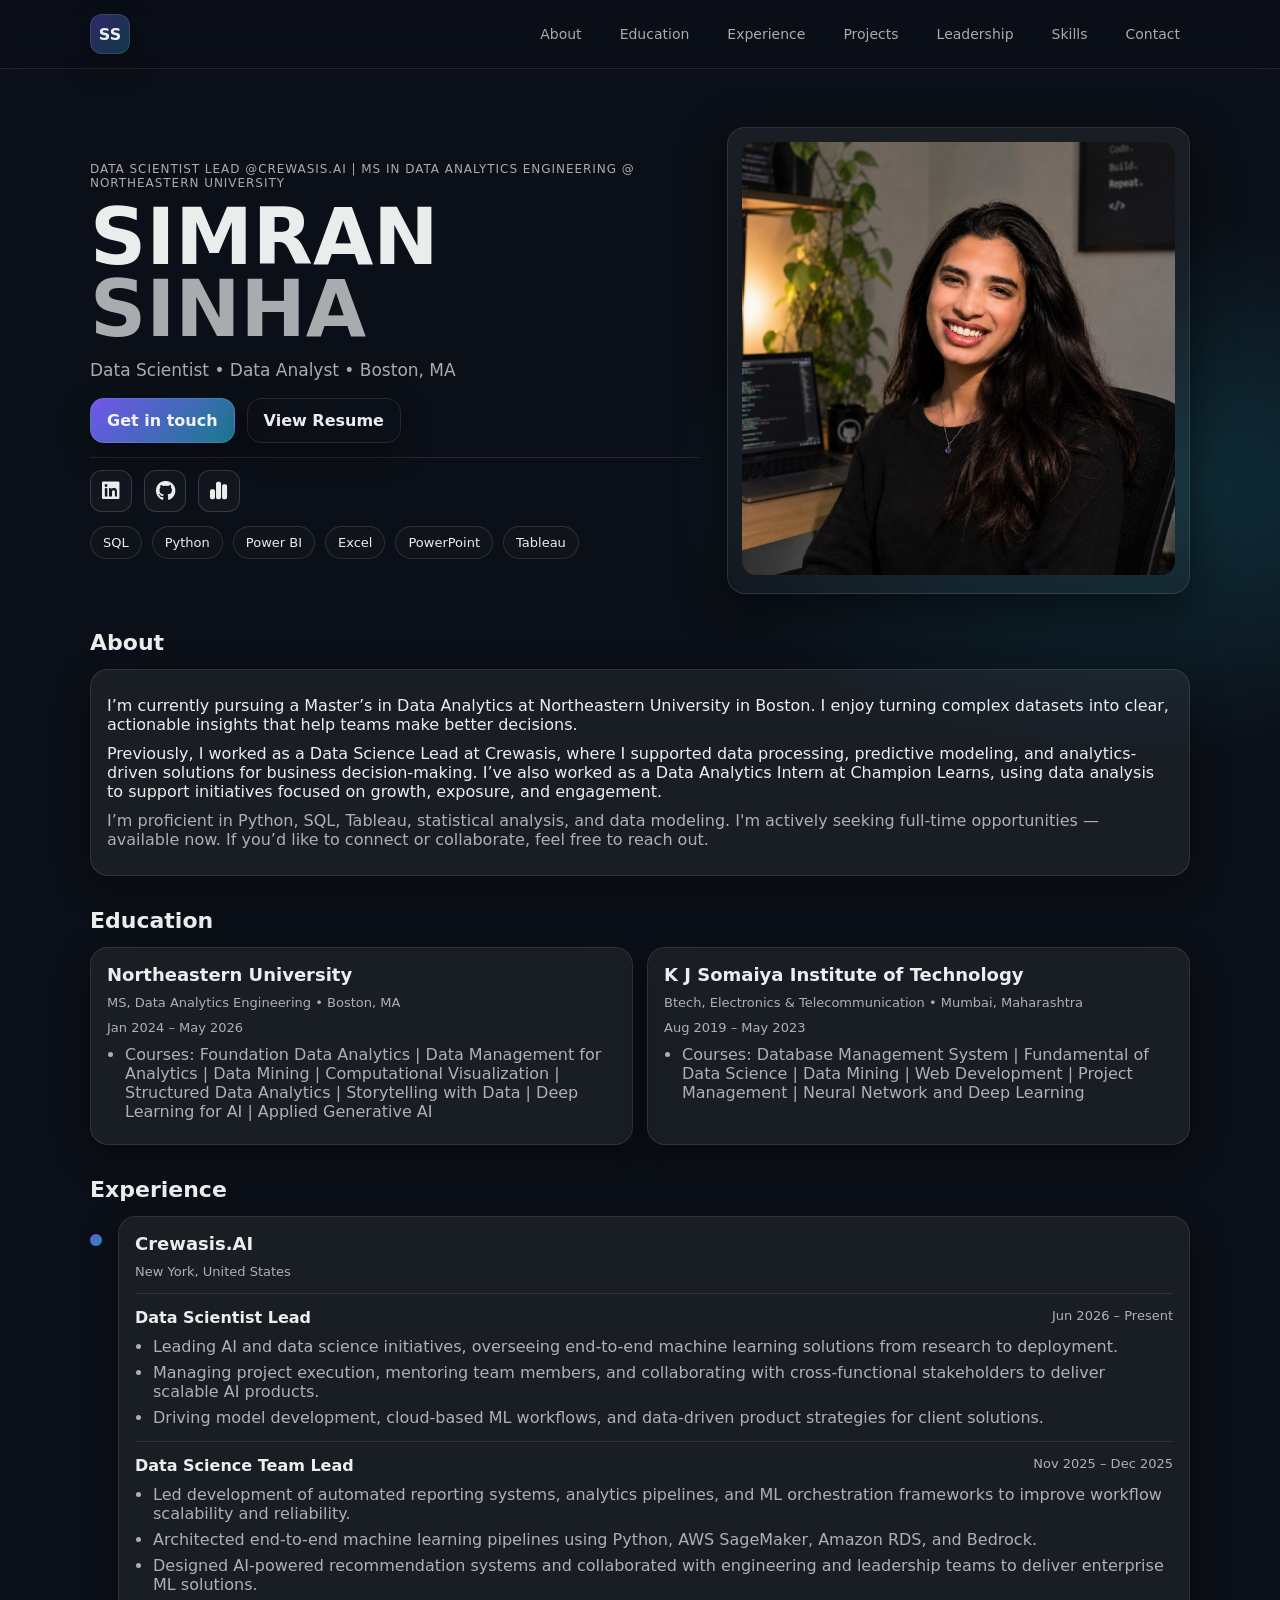
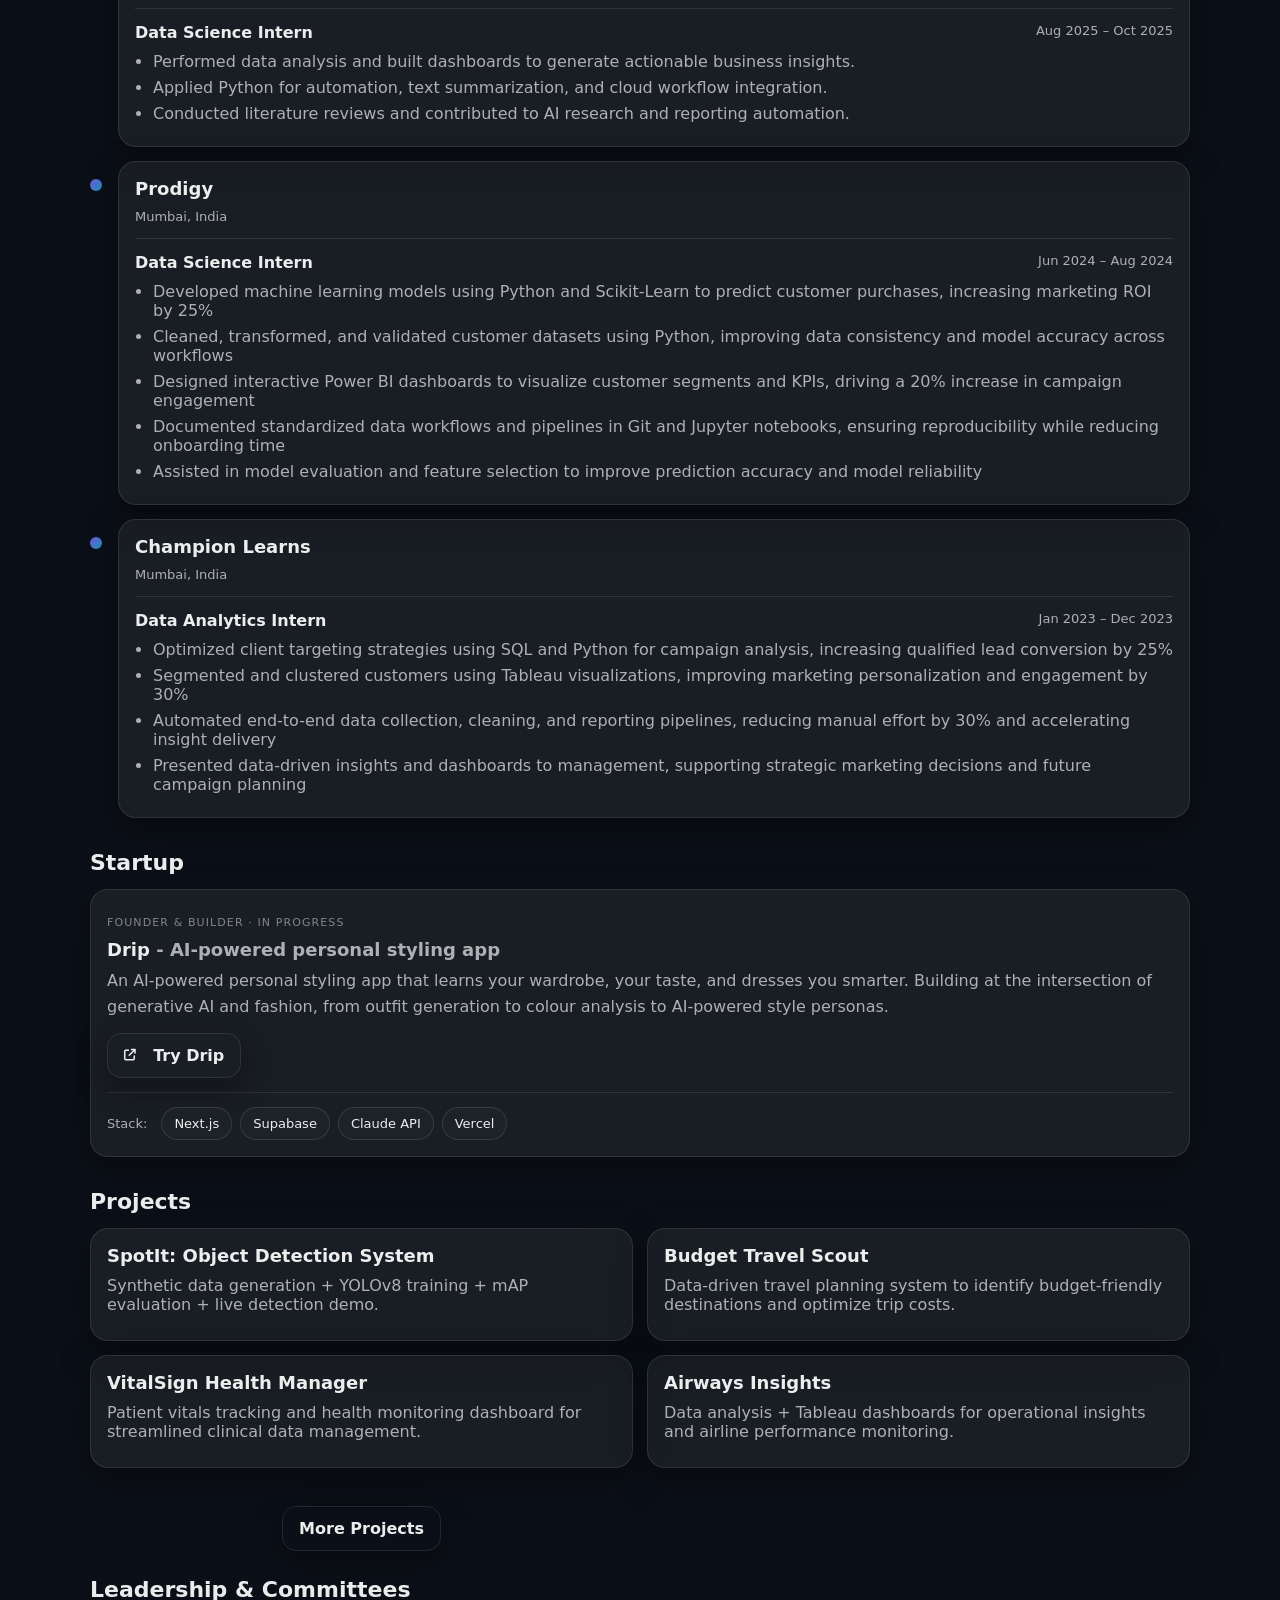
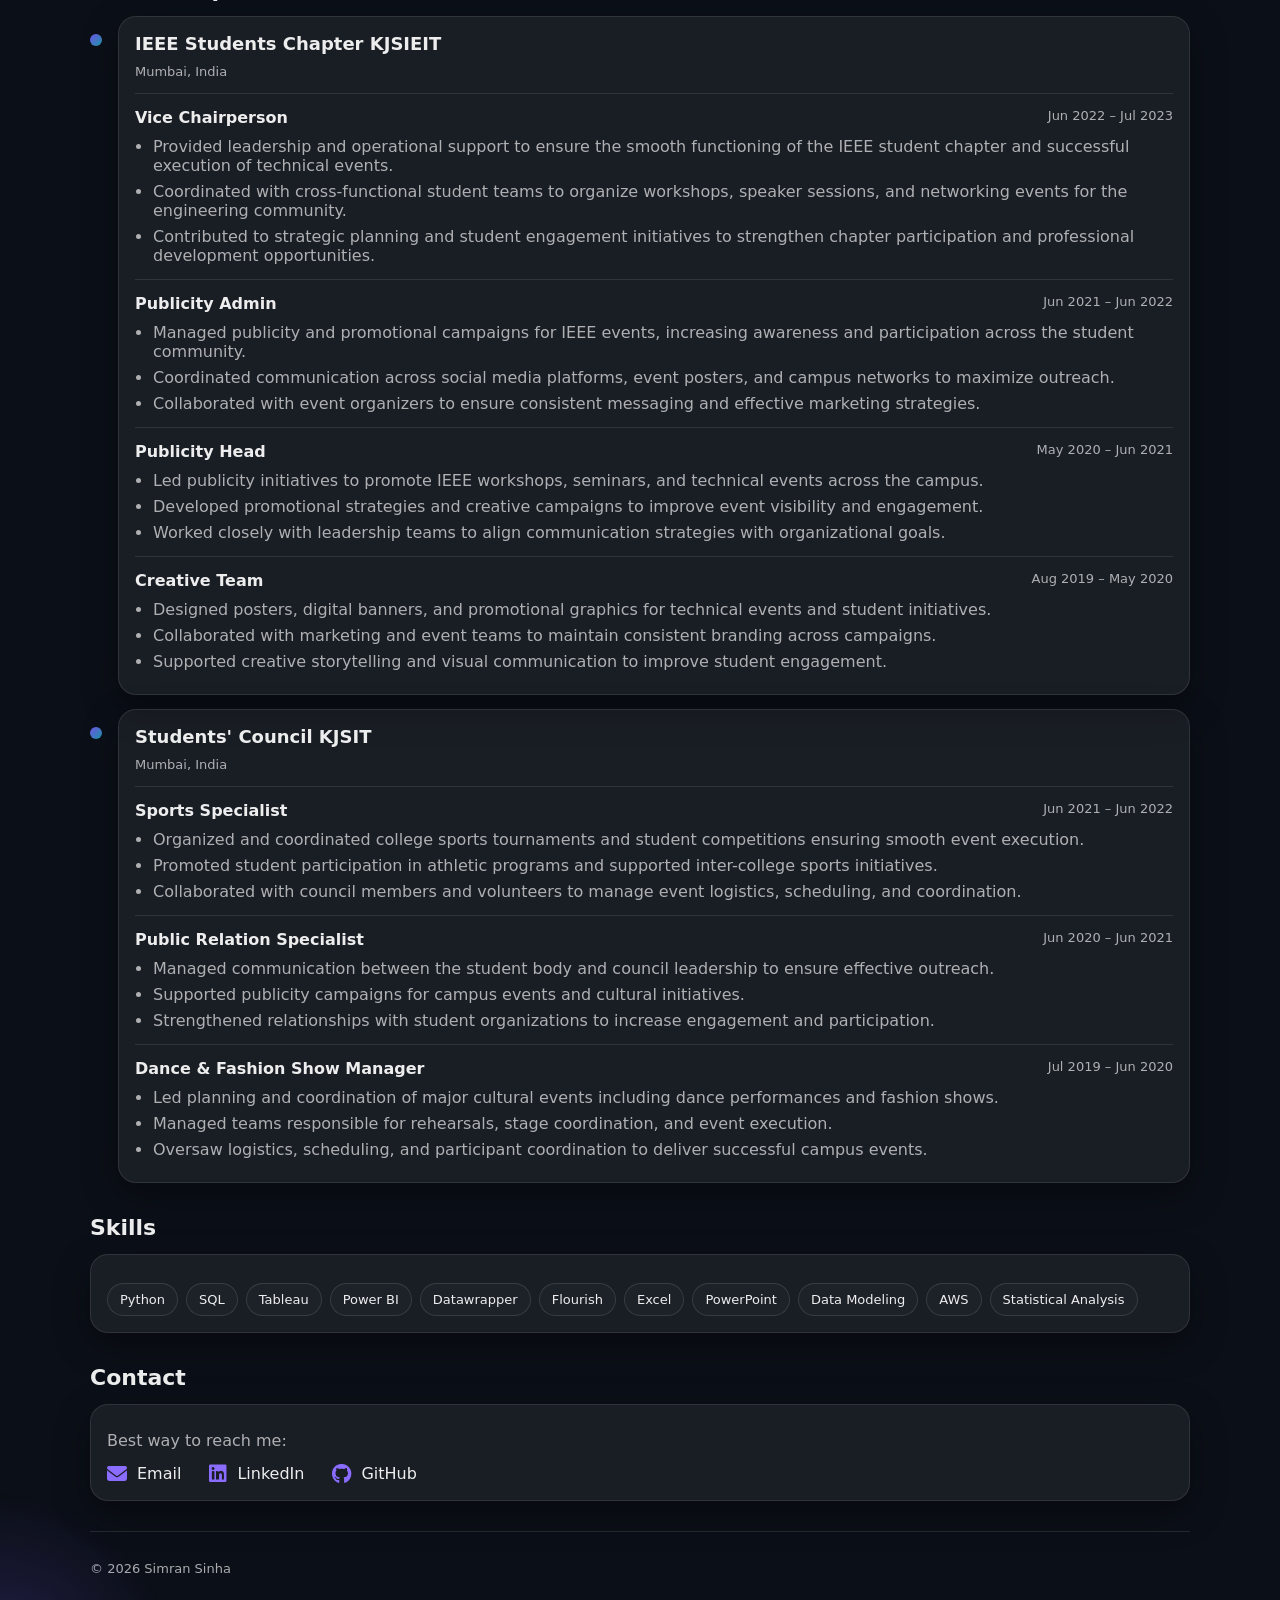
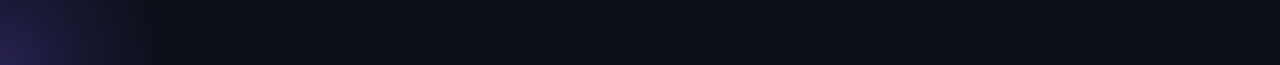
<file: index.html>
<!doctype html>
<html lang="en">
<head>
  <meta charset="utf-8" />
  <meta name="viewport" content="width=device-width,initial-scale=1" />
  <title>Simran Sinha | Data Portfolio</title>
  <meta name="description" content="Simran Sinha — Data Analytics Engineering @ Northeastern University | Data Scientist" />

  <!-- Icons (LinkedIn / GitHub / Tableau) -->
  <link rel="stylesheet" href="https://cdnjs.cloudflare.com/ajax/libs/font-awesome/6.5.0/css/all.min.css">

  <link rel="stylesheet" href="styles.css" />
  <script src="script.js" defer></script>
</head>

<body>
  <header class="header">
    <nav class="nav">
      <a class="brand" href="#top">SS</a>

<div class="nav-links">
  <a href="#about">About</a>
  <a href="#education">Education</a>
  <a href="#experience">Experience</a>
  <a href="#projects">Projects</a>
  <a href="#committees">Leadership</a>
  <a href="#skills">Skills</a>
  <a href="#contact">Contact</a>
</div>

      <button class="nav-toggle" id="navToggle" aria-label="Toggle menu">☰</button>
    </nav>
  </header>

  <main id="top" class="container">

    <!-- HERO -->
    <section class="hero">
      <div class="hero-left">
        <p class="kicker">DATA SCIENTIST LEAD @CREWASIS.AI | MS in DATA ANALYTICS ENGINEERING @ NORTHEASTERN UNIVERSITY</p>

        <h1 class="hero-title">
          SIMRAN<br/>
          <span class="muted">SINHA</span>
        </h1>

        <p class="hero-sub">Data Scientist • Data Analyst • Boston, MA</p>

        <div class="cta-row">
          <a class="btn primary" href="#contact">Get in touch</a>
          <!-- Opens in a new tab (viewable), not forced download -->
          <a class="btn ghost" href="resume.pdf" target="_blank" rel="noopener">View Resume</a>
        </div>

        <!-- ICON LINKS (replace bubble chips) -->
        <div class="hero-links" aria-label="Social links">
          <a class="icon-link" href="https://www.linkedin.com/in/simranasinha/" target="_blank" rel="noopener" aria-label="LinkedIn">
            <i class="fa-brands fa-linkedin"></i>
          </a>
          <a class="icon-link" href="https://github.com/SimranaSinha" target="_blank" rel="noopener" aria-label="GitHub">
            <i class="fa-brands fa-github"></i>
          </a>
          <a class="icon-link" href="https://public.tableau.com/app/profile/simran.abhay.sinha/vizzes" target="_blank" rel="noopener" aria-label="Tableau Public">
            <i class="fa-solid fa-chart-simple"></i>
          </a>
        </div>

        <!-- SKILLS PILLS -->
        <div class="hero-skills" aria-label="Key skills">
          <span class="pill">SQL</span>
          <span class="pill">Python</span>
          <span class="pill">Power BI</span>
          <span class="pill">Excel</span>
          <span class="pill">PowerPoint</span>
          <span class="pill">Tableau</span>
        </div>
      </div>

      <div class="hero-right">
        <div class="portrait-card">
          <img class="portrait" src="profile.jpg" alt="Simran Sinha">
        </div>
      </div>
    </section>

    <!-- ABOUT -->
    <section id="about" class="section">
      <h2>About</h2>
      <div class="card">
        <p>
          I’m currently pursuing a Master’s in Data Analytics at Northeastern University in Boston.
          I enjoy turning complex datasets into clear, actionable insights that help teams make better decisions.
        </p>

        <p>
          Previously, I worked as a Data Science Lead at Crewasis, where I supported data processing, predictive modeling,
          and analytics-driven solutions for business decision-making. I’ve also worked as a Data Analytics Intern at
          Champion Learns, using data analysis to support initiatives focused on growth, exposure, and engagement.
        </p>

        <p class="muted">
          I’m proficient in Python, SQL, Tableau, statistical analysis, and data modeling. I'm actively seeking full-time opportunities — available now. If you’d like to connect or collaborate, feel free to reach out.
        </p>
      </div>
    </section>

    <!-- EDUCATION -->
    <section id="education" class="section">
      <h2>Education</h2>
      <div class="grid two">
        <div class="card">
          <h3>Northeastern University</h3>
          <p class="muted small">MS, Data Analytics Engineering • Boston, MA</p>
          <p class="muted small">Jan 2024 – May 2026</p>
          <ul class="bullets">
            <li>Courses: Foundation Data Analytics | Data Management for Analytics | Data Mining | Computational Visualization | Structured Data Analytics | Storytelling with Data | Deep Learning for AI | Applied Generative AI</li>
          </ul>
        </div>

        <div class="card">
           <h3>K J Somaiya Institute of Technology</h3>
          <p class="muted small">Btech, Electronics & Telecommunication • Mumbai, Maharashtra</p>
          <p class="muted small">Aug 2019 – May 2023</p>
           <ul class="bullets">
             <li>Courses: Database Management System | Fundamental of Data Science | Data Mining | Web Development | Project Management | Neural Network and Deep Learning</li>
        </div>
      </div>
    </section>

    <!-- EXPERIENCE -->
    <section id="experience" class="section">
      <h2>Experience</h2>

      <div class="timeline">

<!-- Crewasis -->
<div class="t-item">
  <div class="t-dot"></div>
  <div class="card">
    <h3>Crewasis.AI</h3>
    <p class="muted small">New York, United States</p>

    <!-- Current Role -->
    <div class="subrole">
      <div class="subrole-head">
        <strong>Data Scientist Lead</strong>
        <span class="muted small">Jun 2026 – Present</span>
      </div>
      <ul class="bullets">
        <li>Leading AI and data science initiatives, overseeing end-to-end machine learning solutions from research to deployment.</li>
        <li>Managing project execution, mentoring team members, and collaborating with cross-functional stakeholders to deliver scalable AI products.</li>
        <li>Driving model development, cloud-based ML workflows, and data-driven product strategies for client solutions.</li>
      </ul>
    </div>

    <!-- Previous Full-time -->
    <div class="subrole">
      <div class="subrole-head">
        <strong>Data Science Team Lead</strong>
        <span class="muted small">Nov 2025 – Dec 2025</span>
      </div>
      <ul class="bullets">
        <li>Led development of automated reporting systems, analytics pipelines, and ML orchestration frameworks to improve workflow scalability and reliability.</li>
        <li>Architected end-to-end machine learning pipelines using Python, AWS SageMaker, Amazon RDS, and Bedrock.</li>
        <li>Designed AI-powered recommendation systems and collaborated with engineering and leadership teams to deliver enterprise ML solutions.</li>
      </ul>
    </div>

    <!-- Internship -->
    <div class="subrole">
      <div class="subrole-head">
        <strong>Data Science Intern</strong>
        <span class="muted small">Aug 2025 – Oct 2025</span>
      </div>
      <ul class="bullets">
        <li>Performed data analysis and built dashboards to generate actionable business insights.</li>
        <li>Applied Python for automation, text summarization, and cloud workflow integration.</li>
        <li>Conducted literature reviews and contributed to AI research and reporting automation.</li>
      </ul>
    </div>

  </div>
</div>

        <!-- Prodigy -->
   <div class="t-item">
  <div class="t-dot"></div>
  <div class="card">
    <h3>Prodigy</h3>
    <p class="muted small">Mumbai, India</p>

    <div class="subrole">
      <div class="subrole-head">
        <strong>Data Science Intern</strong>
        <span class="muted small">Jun 2024 – Aug 2024</span>
      </div>

      <ul class="bullets">
        <li>Developed machine learning models using Python and Scikit-Learn to predict customer purchases, increasing marketing ROI by 25%</li>
        <li>Cleaned, transformed, and validated customer datasets using Python, improving data consistency and model accuracy across workflows</li>
        <li>Designed interactive Power BI dashboards to visualize customer segments and KPIs, driving a 20% increase in campaign engagement</li>
        <li>Documented standardized data workflows and pipelines in Git and Jupyter notebooks, ensuring reproducibility while reducing onboarding time</li>
        <li>Assisted in model evaluation and feature selection to improve prediction accuracy and model reliability</li>
      </ul>
    </div>
  </div>
</div>

        <!-- Champion Learns -->
       <div class="t-item">
  <div class="t-dot"></div>
  <div class="card">
    <h3>Champion Learns</h3>
     <p class="muted small">Mumbai, India</p>

    <div class="subrole">
      <div class="subrole-head">
        <strong>Data Analytics Intern</strong>
        <span class="muted small">Jan 2023 – Dec 2023</span>
      </div>

      <ul class="bullets">
        <li>Optimized client targeting strategies using SQL and Python for campaign analysis, increasing qualified lead conversion by 25%</li>
        <li>Segmented and clustered customers using Tableau visualizations, improving marketing personalization and engagement by 30%</li>
        <li>Automated end-to-end data collection, cleaning, and reporting pipelines, reducing manual effort by 30% and accelerating insight delivery</li>
        <li>Presented data-driven insights and dashboards to management, supporting strategic marketing decisions and future campaign planning</li>
      </ul>
    </div>
  </div>
</div>
    </section>

<!-- DRIP -->
<section id="drip" class="section">
  <h2>Startup</h2>

  <div class="card">
    <p class="drip-eyebrow">Founder & Builder · In Progress</p>

    <h3 class="drip-title">
      Drip <span class="muted">- AI-powered personal styling app</span>
    </h3>

    <p class="muted" style="margin: 0.5rem 0 0.75rem; line-height: 1.65;">
      An AI-powered personal styling app that learns your wardrobe, your taste,
      and dresses you smarter. Building at the intersection of generative AI and
      fashion, from outfit generation to colour analysis to AI-powered style
      personas.
    </p>

    <a class="btn ghost"
       href="https://drip-ai-stylist-m59v.vercel.app"
       target="_blank"
       rel="noopener"
       style="margin-bottom: 10px; display:inline-flex;">
      <i class="fa-solid fa-arrow-up-right-from-square" style="font-size:12px;"></i>&nbsp;
      Try Drip
    </a>

    <div class="drip-stack">
      <span class="muted small" style="margin-right: 6px;">Stack:</span>
      <span class="pill">Next.js</span>
      <span class="pill">Supabase</span>
      <span class="pill">Claude API</span>
      <span class="pill">Vercel</span>
    </div>
  </div>
</section>

    <!-- PROJECTS -->
    <section id="projects" class="section">
      <h2>Projects</h2>
<div class="grid two">

  <!-- Vision -->
  <a class="card project" href="https://github.com/SimranaSinha/SpotIt-Single-and-Multi-Object-Detection-System" target="_blank" rel="noopener">
    <h3>SpotIt: Object Detection System</h3>
    <p class="muted">
      Synthetic data generation + YOLOv8 training + mAP evaluation + live detection demo.
    </p>
  </a>

  <!-- Travel Budget -->
  <a class="card project" href="https://github.com/SimranaSinha/Budget-Travel-Scout" target="_blank" rel="noopener">
    <h3>Budget Travel Scout</h3>
    <p class="muted">
      Data-driven travel planning system to identify budget-friendly destinations and optimize trip costs.
    </p>
  </a>

  <!-- Vital -->
  <a class="card project" href="https://github.com/SimranaSinha/VitalSign_HealthManager" target="_blank" rel="noopener">
    <h3>VitalSign Health Manager</h3>
    <p class="muted">
      Patient vitals tracking and health monitoring dashboard for streamlined clinical data management.
    </p>
  </a>

  <!-- Airways -->
  <a class="card project" href="https://github.com/SimranaSinha/Airways_Insights" target="_blank" rel="noopener">
    <h3>Airways Insights</h3>
    <p class="muted">
      Data analysis + Tableau dashboards for operational insights and airline performance monitoring.
    </p>
  </a>

    <!-- ✅ More Projects -->
  <div class="more-projects-wrap">
    <a href="projects.html" class="btn ghost">More Projects</a>
  </div>

</div>

<!-- LEADERSHIP & COMMITTEES -->
<section id="committees" class="section">
  <h2>Leadership & Committees</h2>

  <div class="timeline">

    <!-- IEEE -->
    <div class="t-item">
      <div class="t-dot"></div>

      <div class="card">
        <h3>IEEE Students Chapter KJSIEIT</h3>
        <p class="muted small">Mumbai, India</p>

        <div class="subrole">
          <div class="subrole-head">
            <strong>Vice Chairperson</strong>
            <span class="muted small">Jun 2022 – Jul 2023</span>
          </div>
          <ul class="bullets">
            <li>Provided leadership and operational support to ensure the smooth functioning of the IEEE student chapter and successful execution of technical events.</li>
            <li>Coordinated with cross-functional student teams to organize workshops, speaker sessions, and networking events for the engineering community.</li>
            <li>Contributed to strategic planning and student engagement initiatives to strengthen chapter participation and professional development opportunities.</li>
          </ul>
        </div>

        <div class="subrole">
          <div class="subrole-head">
            <strong>Publicity Admin</strong>
            <span class="muted small">Jun 2021 – Jun 2022</span>
          </div>
          <ul class="bullets">
            <li>Managed publicity and promotional campaigns for IEEE events, increasing awareness and participation across the student community.</li>
            <li>Coordinated communication across social media platforms, event posters, and campus networks to maximize outreach.</li>
            <li>Collaborated with event organizers to ensure consistent messaging and effective marketing strategies.</li>
          </ul>
        </div>

        <div class="subrole">
          <div class="subrole-head">
            <strong>Publicity Head</strong>
            <span class="muted small">May 2020 – Jun 2021</span>
          </div>
          <ul class="bullets">
            <li>Led publicity initiatives to promote IEEE workshops, seminars, and technical events across the campus.</li>
            <li>Developed promotional strategies and creative campaigns to improve event visibility and engagement.</li>
            <li>Worked closely with leadership teams to align communication strategies with organizational goals.</li>
          </ul>
        </div>

        <div class="subrole">
          <div class="subrole-head">
            <strong>Creative Team</strong>
            <span class="muted small">Aug 2019 – May 2020</span>
          </div>
          <ul class="bullets">
            <li>Designed posters, digital banners, and promotional graphics for technical events and student initiatives.</li>
            <li>Collaborated with marketing and event teams to maintain consistent branding across campaigns.</li>
            <li>Supported creative storytelling and visual communication to improve student engagement.</li>
          </ul>
        </div>

      </div>
    </div>


    <!-- STUDENT COUNCIL -->
    <div class="t-item">
      <div class="t-dot"></div>

      <div class="card">
        <h3>Students' Council KJSIT</h3>
        <p class="muted small">Mumbai, India</p>

        <div class="subrole">
          <div class="subrole-head">
            <strong>Sports Specialist</strong>
            <span class="muted small">Jun 2021 – Jun 2022</span>
          </div>
          <ul class="bullets">
            <li>Organized and coordinated college sports tournaments and student competitions ensuring smooth event execution.</li>
            <li>Promoted student participation in athletic programs and supported inter-college sports initiatives.</li>
            <li>Collaborated with council members and volunteers to manage event logistics, scheduling, and coordination.</li>
          </ul>
        </div>

        <div class="subrole">
          <div class="subrole-head">
            <strong>Public Relation Specialist</strong>
            <span class="muted small">Jun 2020 – Jun 2021</span>
          </div>
          <ul class="bullets">
            <li>Managed communication between the student body and council leadership to ensure effective outreach.</li>
            <li>Supported publicity campaigns for campus events and cultural initiatives.</li>
            <li>Strengthened relationships with student organizations to increase engagement and participation.</li>
          </ul>
        </div>

        <div class="subrole">
          <div class="subrole-head">
            <strong>Dance & Fashion Show Manager</strong>
            <span class="muted small">Jul 2019 – Jun 2020</span>
          </div>
          <ul class="bullets">
            <li>Led planning and coordination of major cultural events including dance performances and fashion shows.</li>
            <li>Managed teams responsible for rehearsals, stage coordination, and event execution.</li>
            <li>Oversaw logistics, scheduling, and participant coordination to deliver successful campus events.</li>
          </ul>
        </div>

      </div>
    </div>

  </div>
</section>
    
    <!-- SKILLS -->
    <section id="skills" class="section">
      <h2>Skills</h2>
      <div class="card">
        <div class="pill-grid">
          <span class="pill">Python</span>
          <span class="pill">SQL</span>
          <span class="pill">Tableau</span>
          <span class="pill">Power BI</span>
          <span class="pill">Datawrapper</span>
          <span class="pill">Flourish</span>
          <span class="pill">Excel</span>
          <span class="pill">PowerPoint</span>
          <span class="pill">Data Modeling</span>
          <span class="pill">AWS</span>
          <span class="pill">Statistical Analysis</span>
        </div>
      </div>
    </section>

    <!-- CONTACT -->
    <section id="contact" class="section">
  <h2>Contact</h2>

  <div class="card contact-card">
    <p class="muted">Best way to reach me:</p>

    <div class="contact-links">

      <a href="mailto:simranasinha24@gmail.com" class="contact-link">
        <i class="fa-solid fa-envelope"></i>
        <span>Email</span>
      </a>

      <a href="https://www.linkedin.com/in/simranasinha/" target="_blank" class="contact-link">
        <i class="fa-brands fa-linkedin"></i>
        <span>LinkedIn</span>
      </a>

      <a href="https://github.com/SimranaSinha" target="_blank" class="contact-link">
        <i class="fa-brands fa-github"></i>
        <span>GitHub</span>
      </a>

    </div>
  </div>
</section>

    <footer class="footer">
      <p class="small muted">© <span id="year"></span> Simran Sinha</p>
    </footer>

  </main>
  <div class="cursor-glow"></div>
</body>
</html>
</file>
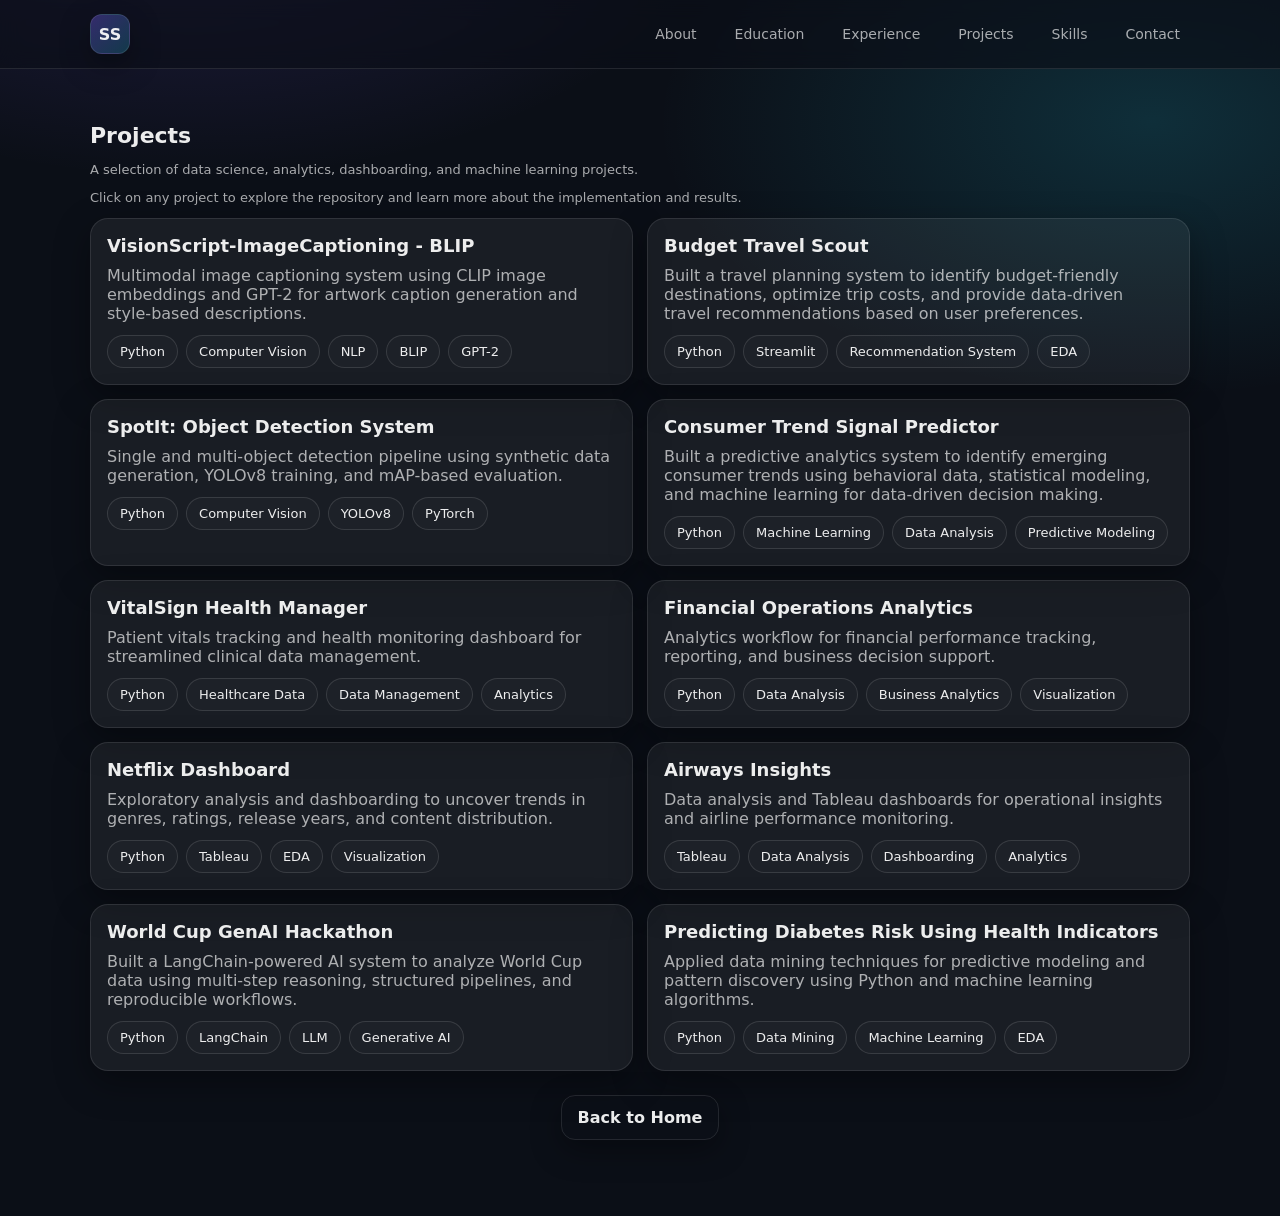
<file: projects.html>
<!doctype html>
<html lang="en">
<head>
  <meta charset="utf-8" />
  <meta name="viewport" content="width=device-width,initial-scale=1" />
  <title>Projects | Simran Sinha</title>
  <meta name="description" content="Projects by Simran Sinha" />

  <!-- Icons -->
  <link rel="stylesheet" href="https://cdnjs.cloudflare.com/ajax/libs/font-awesome/6.5.0/css/all.min.css">

  <!-- Same stylesheet as main page -->
  <link rel="stylesheet" href="styles.css" />

  <!-- Same script as main page -->
  <script src="script.js" defer></script>
</head>

<body>
  <header class="header">
    <nav class="nav">
      <a class="brand" href="index.html">SS</a>

      <div class="nav-links" id="navLinks">
        <a href="index.html#about">About</a>
        <a href="index.html#education">Education</a>
        <a href="index.html#experience">Experience</a>
        <a href="projects.html">Projects</a>
        <a href="index.html#skills">Skills</a>
        <a href="index.html#contact">Contact</a>
      </div>

      <button class="nav-toggle" id="navToggle" aria-label="Toggle menu">☰</button>
    </nav>
  </header>

  <main class="container">
    <section class="section">
      <h2>Projects</h2>
      <p class="muted small">
        A selection of data science, analytics, dashboarding, and machine learning projects.
      </p>

      <p class="muted small project-note">
          Click on any project to explore the repository and learn more about the implementation and results.
      </p>

      <div class="grid two">

      <a class="card project" href="https://github.com/SimranaSinha/VisionScript-ImageCaptioning-BLIP" target="_blank" rel="noopener">
         <h3 class="project-title"> VisionScript-ImageCaptioning - BLIP </h3>
        <p class="muted">
        Multimodal image captioning system using CLIP image embeddings and GPT-2 for artwork caption generation and style-based descriptions.
        </p>

        <div class="pill-grid">
            <span class="pill">Python</span>
            <span class="pill">Computer Vision</span>
            <span class="pill">NLP</span>
            <span class="pill">BLIP</span>
            <span class="pill">GPT-2</span>
        </div>
      </a>

        <a class="card project" href="https://github.com/SimranaSinha/Budget-Travel-Scout" target="_blank" rel="noopener">
            <h3 class="project-title">Budget Travel Scout </h3>
            <p class="muted">
              Built a travel planning system to identify budget-friendly destinations, optimize trip costs, and provide data-driven travel recommendations based on user preferences.
            </p>
        <div class="pill-grid">
          <span class="pill">Python</span>
          <span class="pill">Streamlit</span>
          <span class="pill">Recommendation System</span>
          <span class="pill">EDA</span>
        </div>
      </a>
        
        <a class="card project" href="https://github.com/SimranaSinha/SpotIt-Single-and-Multi-Object-Detection-System" target="_blank" rel="noopener">
          <h3>SpotIt: Object Detection System</h3>
          <p class="muted">
            Single and multi-object detection pipeline using synthetic data generation, YOLOv8 training, and mAP-based evaluation.
          </p>
          <div class="pill-grid">
            <span class="pill">Python</span>
            <span class="pill">Computer Vision</span>
            <span class="pill">YOLOv8</span>
            <span class="pill">PyTorch</span>
          </div>
        </a>

        <a class="card project" href="https://github.com/SimranaSinha/Consumer-Trend-Signal-Predictor" target="_blank" rel="noopener">
          <h3>Consumer Trend Signal Predictor</h3>
          <p class="muted">
            Built a predictive analytics system to identify emerging consumer trends using behavioral data, statistical modeling, and machine learning for data-driven decision making.
          </p>
          <div class="pill-grid">
            <span class="pill">Python</span>
            <span class="pill">Machine Learning</span>
            <span class="pill">Data Analysis</span>
            <span class="pill">Predictive Modeling</span>
        </div>
      </a>

        <a class="card project" href="https://github.com/SimranaSinha/VitalSign_HealthManager" target="_blank" rel="noopener">
          <h3>VitalSign Health Manager</h3>
          <p class="muted">
            Patient vitals tracking and health monitoring dashboard for streamlined clinical data management.
          </p>
          <div class="pill-grid">
            <span class="pill">Python</span>
            <span class="pill">Healthcare Data</span>
            <span class="pill">Data Management</span>
            <span class="pill">Analytics</span>
          </div>
        </a>

        <a class="card project" href="https://github.com/SimranaSinha/Financial-Operations-analytics" target="_blank" rel="noopener">
          <h3>Financial Operations Analytics</h3>
          <p class="muted">
            Analytics workflow for financial performance tracking, reporting, and business decision support.
          </p>
          <div class="pill-grid">
            <span class="pill">Python</span>
            <span class="pill">Data Analysis</span>
            <span class="pill">Business Analytics</span>
            <span class="pill">Visualization</span>
          </div>
        </a>

        <a class="card project" href="https://github.com/SimranaSinha/Netflix_dashboard" target="_blank" rel="noopener">
          <h3>Netflix Dashboard</h3>
          <p class="muted">
            Exploratory analysis and dashboarding to uncover trends in genres, ratings, release years, and content distribution.
          </p>
          <div class="pill-grid">
            <span class="pill">Python</span>
            <span class="pill">Tableau</span>
            <span class="pill">EDA</span>
            <span class="pill">Visualization</span>
          </div>
        </a>

        <a class="card project" href="https://github.com/SimranaSinha/Airways_Insights" target="_blank" rel="noopener">
          <h3>Airways Insights</h3>
          <p class="muted">
            Data analysis and Tableau dashboards for operational insights and airline performance monitoring.
          </p>
          <div class="pill-grid">
            <span class="pill">Tableau</span>
            <span class="pill">Data Analysis</span>
            <span class="pill">Dashboarding</span>
            <span class="pill">Analytics</span>
          </div>
        </a>

        <a class="card project" href="https://github.com/SimranaSinha/Generative_AI/tree/main/Hackathon" target="_blank" rel="noopener">
          <h3>World Cup GenAI Hackathon</h3>
          <p class="muted">
            Built a LangChain-powered AI system to analyze World Cup data using multi-step reasoning, structured pipelines, and reproducible workflows.
          </p>
          <div class="pill-grid">
            <span class="pill">Python</span>
            <span class="pill">LangChain</span>
            <span class="pill">LLM</span>
            <span class="pill">Generative AI</span>
          </div>
        </a>

        <a class="card project" href="https://github.com/SimranaSinha/Masters_Datamining/tree/main/Project" target="_blank" rel="noopener">
          <h3>Predicting Diabetes Risk Using Health Indicators</h3>
          <p class="muted">
            Applied data mining techniques for predictive modeling and pattern discovery using Python and machine learning algorithms.
          </p>
          <div class="pill-grid">
            <span class="pill">Python</span>
            <span class="pill">Data Mining</span>
            <span class="pill">Machine Learning</span>
            <span class="pill">EDA</span>
          </div>
        </a>

      </div>

      <div class="more-projects-wrap">
        <a class="btn ghost" href="index.html">Back to Home</a>
      </div>
    </section>
  </main>
</body>
</html>
</file>
<file: styles.css>
/* =========================================================
   COLOR VARIABLES / GLOBAL DESIGN TOKENS
   ========================================================= */

:root{
  --bg:#0b0f17;                 /* Main dark background */
  --panel:rgba(255,255,255,.06); /* Card background */
  --panel2:rgba(255,255,255,.09); /* Hover card background */
  --text:rgba(255,255,255,.92);  /* Main text color */
  --muted:rgba(255,255,255,.65); /* Secondary text */
  --border:rgba(255,255,255,.10); /* Borders */
  --shadow:0 14px 45px rgba(0,0,0,.55); /* Card shadow */
  --radius:18px;                /* Rounded corner size */
}


/* =========================================================
   GLOBAL PAGE SETTINGS
   ========================================================= */

*{box-sizing:border-box}

html{
  scroll-behavior:smooth; /* smooth scroll when clicking navbar links */
}

body{
  margin:0;
  font-family: ui-sans-serif, system-ui, -apple-system, Segoe UI, Roboto, Helvetica, Arial;

  /* gradient background for portfolio */
  background:
    radial-gradient(900px 500px at 15% -10%, rgba(124,92,255,.20), transparent 60%),
    radial-gradient(900px 500px at 90% 10%, rgba(36,211,238,.16), transparent 55%),
    var(--bg);

  color:var(--text);
}

a{
  color:inherit;
  text-decoration:none;
}

a:hover{
  opacity:.92;
}


/* =========================================================
   MAIN PAGE CONTAINER
   keeps content centered
   ========================================================= */

.container{
  width:min(1100px, 92%);
  margin:0 auto;
  padding: 28px 0 70px;
}


/* =========================================================
   HEADER / NAVBAR
   ========================================================= */

.header{
  position:sticky; /* navbar stays at top while scrolling */
  top:0;
  z-index:50;
  backdrop-filter: blur(10px);

  background: rgba(11,15,23,.65);
  border-bottom: 1px solid var(--border);
}

.nav{
  width:min(1100px, 92%);
  margin:0 auto;
  padding: 14px 0;

  display:flex;
  align-items:center;
  justify-content:space-between;
  gap:16px;
}

/* Logo circle (SS) */

.brand{
  display:inline-flex;
  align-items:center;
  justify-content:center;

  width:40px;
  height:40px;

  border-radius:12px;

  background: linear-gradient(
      135deg,
      rgba(124,92,255,.35),
      rgba(36,211,238,.22)
  );

  border:1px solid var(--border);
  box-shadow:0 10px 30px rgba(0,0,0,.35);

  font-weight:700;
}


/* Navbar links */

.nav-links{
  display:flex;
  gap:18px;
  align-items:center;

  color:var(--muted);
  font-size:14px;
}

.nav-links a{
  padding:8px 10px;
  border-radius:10px;
}

.nav-links a:hover{
  background:var(--panel);
  color:var(--text);
}

/* Mobile menu button */

.nav-toggle{
  display:none;
  border:1px solid var(--border);
  background:var(--panel);
  color:var(--text);

  border-radius:12px;
  padding:10px 12px;
  cursor:pointer;
}


/* =========================================================
   HERO SECTION
   name + photo area
   ========================================================= */

.hero{
  display:grid;
  grid-template-columns:1.25fr .95fr; /* text | image */

  gap:28px;
  padding:30px 0 10px;
  align-items:center;
}

.hero-left{
  max-width:620px;
}

/* small title above name */

.kicker{
  margin:0 0 12px;
  color:var(--muted);
  letter-spacing:.08em;
  text-transform:uppercase;
  font-size:12px;
}

/* big name text */

.hero-title{
  margin:0;
  font-size:clamp(44px,6.2vw,78px);
  line-height:.92;
}

.hero-sub{
  margin:14px 0 18px;
  color:var(--muted);
  font-size:17px;
}

/* utility text */

.muted{color:var(--muted)}
.small{font-size:13px}


/* =========================================================
   BUTTONS
   ========================================================= */

.cta-row{
  display:flex;
  gap:12px;
  flex-wrap:wrap;
  margin-bottom:14px;
}

.btn{
  display:inline-flex;
  align-items:center;
  justify-content:center;
  gap:6px;

  padding:12px 16px;
  border-radius:14px;

  border:1px solid var(--border);
  background:var(--panel);

  box-shadow:0 10px 30px rgba(0,0,0,.35);

  font-weight:600;

  transition: transform .18s ease;
}

.btn:hover{
  transform:translateY(-2px);
}

.btn.primary{
  background:linear-gradient(
      135deg,
      rgba(124,92,255,.92),
      rgba(36,211,238,.55)
  );
}

.btn.ghost{
  background:transparent;
}


/* =========================================================
   HERO SOCIAL ICONS
   ========================================================= */

.hero-links{
  display:flex;
  gap:12px;
  flex-wrap:wrap;

  margin-top:6px;
  padding-top:12px;

  border-top:1px solid rgba(255,255,255,.10);
}

.icon-link{
  width:42px;
  height:42px;

  display:flex;
  align-items:center;
  justify-content:center;

  border-radius:12px;

  border:1px solid rgba(255,255,255,.15);
  background:rgba(255,255,255,.03);

  font-size:20px;

  transition:transform .18s ease;
}

.icon-link:hover{
  transform:translateY(-2px);
}


/* =========================================================
   SKILLS PILLS
   ========================================================= */

.hero-skills{
  display:flex;
  gap:10px;
  flex-wrap:wrap;
  margin-top:14px;
}

.pill{
  padding:8px 12px;
  border-radius:999px;

  border:1px solid rgba(255,255,255,.12);
  background:rgba(255,255,255,.02);

  font-size:13px;
}


/* =========================================================
   PROFILE IMAGE CARD
   ========================================================= */

.portrait-card{
  border-radius:var(--radius);

  border:1px solid var(--border);
  background:linear-gradient(
      180deg,
      rgba(255,255,255,.06),
      rgba(255,255,255,.03)
  );

  box-shadow:var(--shadow);
  padding:14px;
}

.portrait{
  width:100%;
  border-radius:14px;
}


/* =========================================================
   GENERIC SECTION STYLING
   ========================================================= */

.section{
  padding:26px 0 6px;
}

.section h2{
  margin:0 0 14px;
  font-size:22px;
}


/* =========================================================
   CARDS
   used for projects / education / experience
   ========================================================= */

.card{
  border-radius:var(--radius);
  border:1px solid var(--border);
  background:var(--panel);

  box-shadow:0 12px 35px rgba(0,0,0,.35);

  padding:16px;
}

.card h3{
  margin:0 0 6px;
  font-size:18px;
}

.card p{
  margin:10px 0;
}


/* =========================================================
   GRID LAYOUT
   ========================================================= */

.grid{
  display:grid;
  gap:14px;
}

.grid.two{
  grid-template-columns:repeat(2,1fr);
}


/* =========================================================
   BULLET LIST
   ========================================================= */

.bullets{
  margin:10px 0 0;
  padding-left:18px;
  color:var(--muted);
}

.bullets li{
  margin:7px 0;
}


/* =========================================================
   PROJECT CARD HOVER EFFECT
   ========================================================= */

.project{
  transition:transform .15s ease;
}

.project:hover{
  transform:translateY(-2px);
  background:var(--panel2);
}


/* =========================================================
   PROJECT TECH STACK TAGS
   ========================================================= */

.pill-grid{
  display:flex;
  flex-wrap:wrap;
  gap:10px;
  margin-top:12px;
}


/* =========================================================
   EXPERIENCE TIMELINE
   ========================================================= */

.timeline{
  display:grid;
  gap:14px;
}

.t-item{
  display:grid;
  grid-template-columns:16px 1fr;
  gap:12px;
}

.t-dot{
  width:12px;
  height:12px;

  margin-top:18px;
  border-radius:999px;

  background:linear-gradient(
      135deg,
      rgba(124,92,255,.9),
      rgba(36,211,238,.7)
  );
}


/* =========================================================
   CREWASIS SUB ROLE STYLE
   ========================================================= */

.subrole{
  margin-top:14px;
  padding-top:14px;

  border-top:1px solid rgba(255,255,255,.10);
}

.subrole-head{
  display:flex;
  justify-content:space-between;
}


/* =========================================================
   DRIP STARTUP SECTION
   ========================================================= */

.drip-eyebrow{
  font-size:11px;
  letter-spacing:.10em;
  text-transform:uppercase;
  color:var(--muted);
  margin:0 0 6px;
  opacity:.7;
}

.drip-title{
  font-size:20px;
  font-weight:600;
  margin:0 0 8px;
}

.drip-stack{
  display:flex;
  flex-wrap:wrap;
  align-items:center;
  gap:8px;
  padding-top:14px;
  border-top:1px solid var(--border);
  margin-top:4px;
}


/* =========================================================
   CONTACT SECTION
   ========================================================= */

.contact-links{
  display:flex;
  gap:28px;
  margin-top:14px;
  flex-wrap:wrap;
}

.contact-link{
  display:flex;
  align-items:center;
  gap:10px;

  font-size:16px;
}

.contact-link i{
  font-size:20px;
  color:#8a6cff;
}


/* =========================================================
   FOOTER
   ========================================================= */

.footer{
  margin-top:24px;
  padding-top:16px;

  border-top:1px solid var(--border);
  color:var(--muted);
}


/* =========================================================
   CURSOR GLOW EFFECT
   ========================================================= */

.cursor-glow{
  position:fixed;

  width:350px;
  height:350px;

  border-radius:50%;
  pointer-events:none;

  background: radial-gradient(
      circle,
      rgba(124,92,255,0.25) 0%,
      rgba(124,92,255,0.12) 30%,
      transparent 70%
  );

  transform:translate(-50%, -50%);
}


/* =========================================================
   MOBILE RESPONSIVE
   ========================================================= */

@media (max-width:880px){

.hero{
  grid-template-columns:1fr;
}

.grid.two{
  grid-template-columns:1fr;
}

}

@media (max-width:720px){

.nav-links{
  display:none;

  position:absolute;
  top:64px;
  right:4%;
  left:4%;

  background:rgba(11,15,23,.92);

  border:1px solid var(--border);
  border-radius:16px;
  padding:10px;

  flex-direction:column;
}

.nav-toggle{
  display:inline-flex;
}

.nav-links.open{
  display:flex;
}

}

/* Center the "More Projects" button properly */
.more-projects-wrap{
  margin-top: 24px;

  width: 100%;              /* make it full width */
  display: flex;

  justify-content: center;  /* horizontal center */
  align-items: center;      /* vertical alignment (safe) */
}

.pill-grid{
  margin-top: 12px;
  display: flex;
  flex-wrap: wrap;
  gap: 8px;
}

/* ======================================= */

/* Project title with status badge */
.project-title{
  display:flex;
  align-items:center;
  justify-content:space-between;
  gap:10px;
}

/* In Progress badge */
.status{
  font-size:12px;
  padding:4px 10px;
  border-radius:999px;
  border:1px solid rgba(255,255,255,.15);
  background: rgba(255,255,255,.06);
  color: rgba(255,255,255,.75);
  white-space: nowrap;
}
</file>
